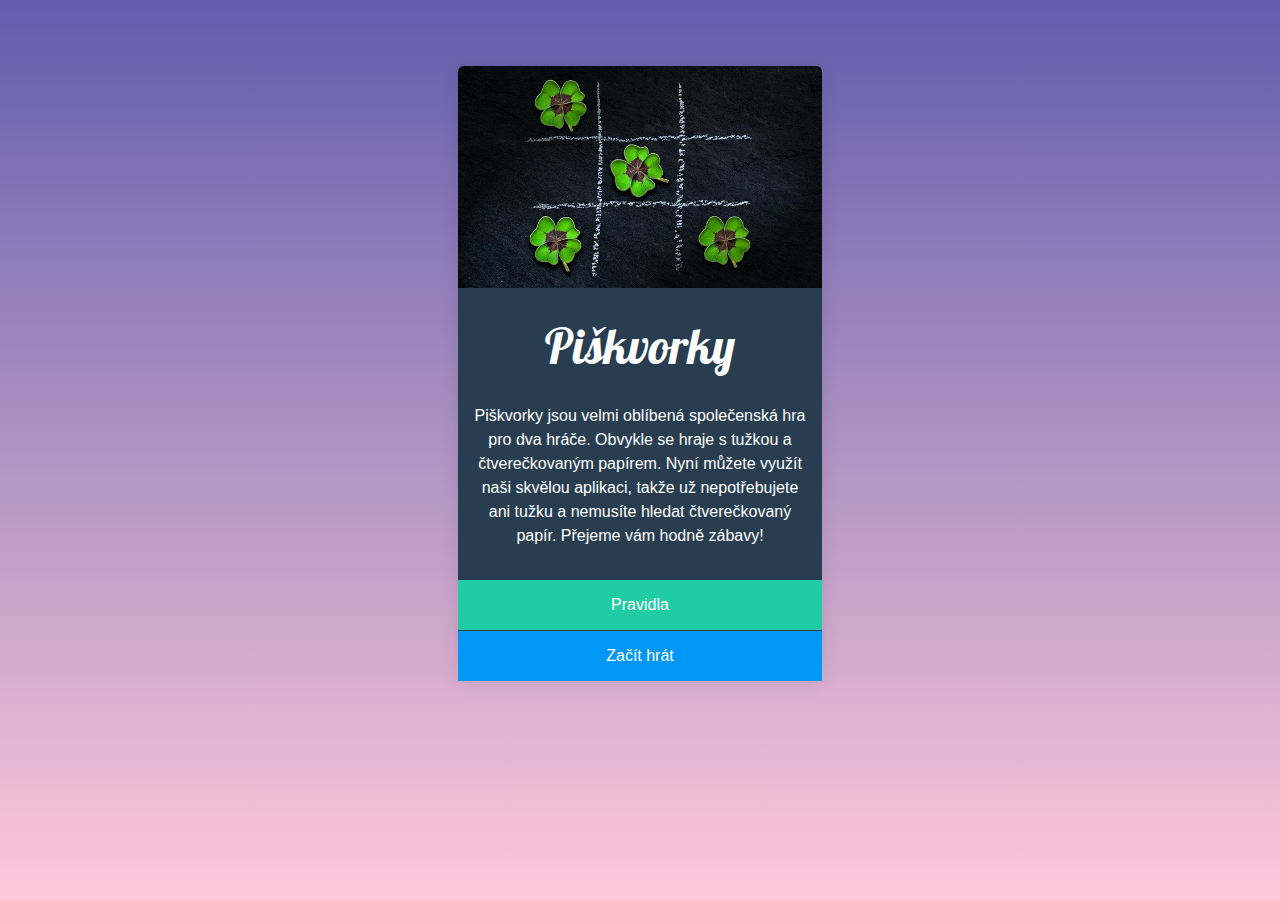
<file: index.html>
<!DOCTYPE html>
<html lang="cs">
	<head>
		<meta charset="UTF-8" />
		<meta name="viewport" content="width=device-width, initial-scale=1.0" />
		<title>Piškvorky</title>
		<link rel="stylesheet" href="style.css" />
	</head>
	<body>
		<div class="intro">
			<img
				class="intro__hero"
				src="images/hero.jpg"
				width="640"
				height="390"
				alt=""
			/>
			<h1 class="intro__title">Piškvorky</h1>
			<p class="intro__text">
				Piškvorky jsou velmi oblíbená společenská hra pro dva hráče. Obvykle se
				hraje s tužkou a čtverečkovaným papírem. Nyní můžete využít naši skvělou
				aplikaci, takže už nepotřebujete ani tužku a nemusíte hledat
				čtverečkovaný papír. Přejeme vám hodně zábavy!
			</p>
			<a class="intro__action" href="pravidla.html">Pravidla</a>
			<a class="intro__action" href="hra.html">Začít hrát</a>
		</div>
	</body>
</html>
</file>
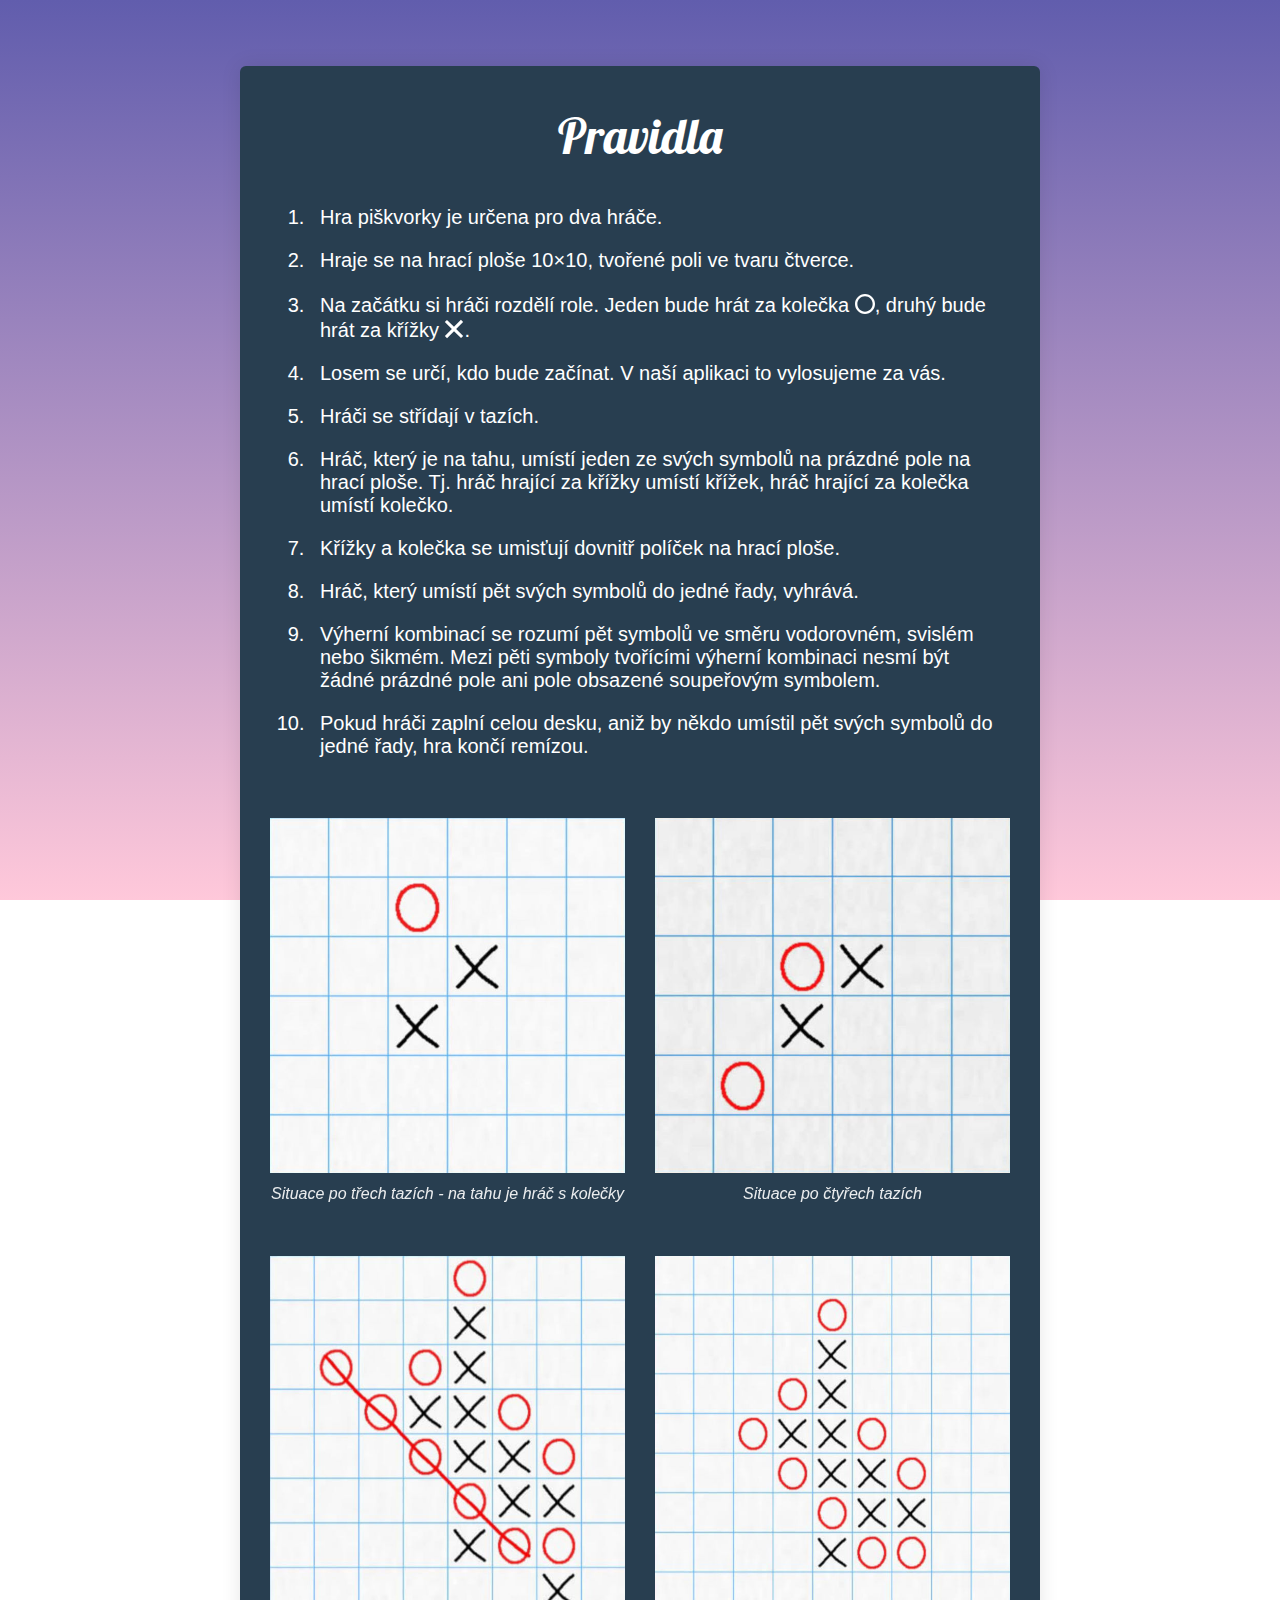
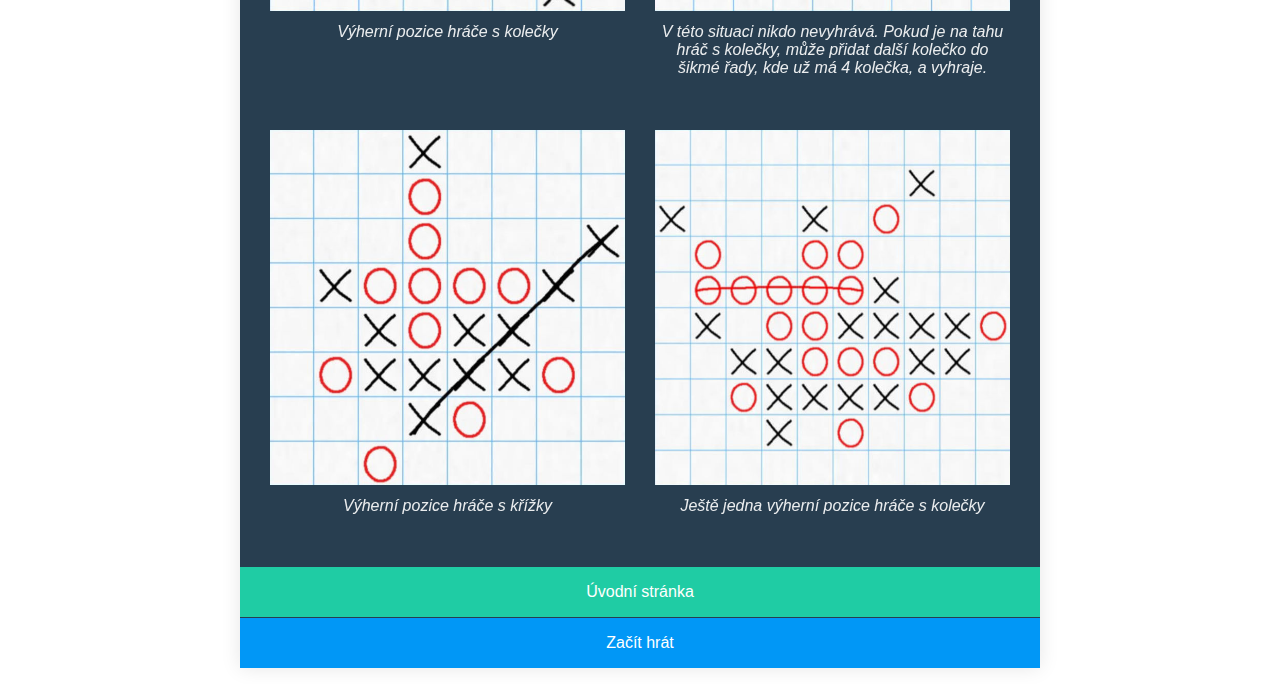
<file: pravidla.html>
<!DOCTYPE html>
<html lang="cs">
	<head>
		<meta charset="UTF-8" />
		<meta name="viewport" content="width=device-width, initial-scale=1.0" />
		<title>Pravidla | Piškvorky</title>
		<link rel="stylesheet" href="style.css" />
	</head>
	<body>
		<div class="rules">
			<h1 class="rules__title">Pravidla</h1>
			<div class="rules__body">
				<ol class="rules__items">
					<li class="rules__item">Hra piškvorky je určena pro dva hráče.</li>
					<li class="rules__item">
						Hraje se na hrací ploše 10×10, tvořené poli ve tvaru čtverce.
					</li>
					<li class="rules__item">
						Na začátku si hráči rozdělí role. Jeden bude hrát za kolečka
						<img
							src="images/circle.svg"
							width="24"
							height="24"
							alt="symbol kolečka"
						/>, druhý bude hrát za křížky
						<img
							src="images/cross.svg"
							width="24"
							height="24"
							alt="symbol křížku"
						/>.
					</li>
					<li class="rules__item">
						Losem se určí, kdo bude začínat. V naší aplikaci to vylosujeme za
						vás.
					</li>
					<li class="rules__item">Hráči se střídají v tazích.</li>
					<li class="rules__item">
						Hráč, který je na tahu, umístí jeden ze svých symbolů na prázdné
						pole na hrací ploše. Tj. hráč hrající za křížky umístí křížek, hráč
						hrající za kolečka umístí kolečko.
					</li>
					<li class="rules__item">
						Křížky a kolečka se umisťují dovnitř políček na hrací ploše.
					</li>
					<li class="rules__item">
						Hráč, který umístí pět svých symbolů do jedné řady, vyhrává.
					</li>
					<li class="rules__item">
						Výherní kombinací se rozumí pět symbolů ve směru vodorovném, svislém
						nebo šikmém. Mezi pěti symboly tvořícími výherní kombinaci nesmí být
						žádné prázdné pole ani pole obsazené soupeřovým symbolem.
					</li>
					<li class="rules__item">
						Pokud hráči zaplní celou desku, aniž by někdo umístil pět svých
						symbolů do jedné řady, hra končí remízou.
					</li>
				</ol>
				<div class="rules__figures">
					<figure class="rules__figure">
						<img
							src="images/instructions-01.jpg"
							width="690"
							height="690"
							alt=""
						/>
						<figcaption>
							Situace po třech tazích - na tahu je hráč s kolečky
						</figcaption>
					</figure>
					<figure class="rules__figure">
						<img
							src="images/instructions-02.jpg"
							width="690"
							height="690"
							alt=""
						/>
						<figcaption>Situace po čtyřech tazích</figcaption>
					</figure>
					<figure class="rules__figure">
						<img
							src="images/instructions-03.jpg"
							width="690"
							height="690"
							alt=""
						/>
						<figcaption>Výherní pozice hráče s kolečky</figcaption>
					</figure>
					<figure class="rules__figure">
						<img
							src="images/instructions-04.jpg"
							width="690"
							height="690"
							alt=""
						/>
						<figcaption>
							V této situaci nikdo nevyhrává. Pokud je na tahu hráč s kolečky,
							může přidat další kolečko do šikmé řady, kde už má 4 kolečka, a
							vyhraje.
						</figcaption>
					</figure>
					<figure class="rules__figure">
						<img
							src="images/instructions-05.jpg"
							width="690"
							height="690"
							alt=""
						/>
						<figcaption>Výherní pozice hráče s křížky</figcaption>
					</figure>
					<figure class="rules__figure">
						<img
							src="images/instructions-06.jpg"
							width="690"
							height="690"
							alt=""
						/>
						<figcaption>Ještě jedna výherní pozice hráče s kolečky</figcaption>
					</figure>
				</div>
			</div>
			<div class="rules__actions">
				<a class="intro__action" href="index.html">Úvodní stránka</a>
				<a class="intro__action" href="hra.html">Začít hrát</a>
			</div>
		</div>
	</body>
</html>
</file>
<file: style.css>
@import url('https://fonts.googleapis.com/css2?family=Lobster');

*,
*::before,
*::after {
	box-sizing: border-box;
}

body {
	--color-1: #283e50;
	--color-2: #0197f6;
	--color-3: #1fcca4;
	--color-2-active: #0090e9;
	--color-3-active: #1cbb96;
	font-family: sans-serif;
	min-height: 100vh;
	padding: 1em;
	margin: 0;
	background-image: linear-gradient(to top, #ffc8da, #615dad);
	background-attachment: fixed;
	color: #ffffff;
}

.intro,
.rules {
	color: #ffffff;
	background-color: var(--color-1);
	border-top-left-radius: 6px;
	border-top-right-radius: 6px;
	box-shadow: 0 0 20px rgba(0, 0, 0, 0.1);
	margin: 50px auto 0;
}

.intro {
	max-width: 364px;
	text-align: center;
	position: relative;
	overflow: hidden;
}

.intro__hero {
	width: 100%;
	height: auto;
}

.intro__title {
	margin: 0;
	padding: 0.5em 0.25em 0.25em;
	font-size: 3em;
	font-family: 'Lobster', cursive;
	font-weight: normal;
}

.intro__text {
	padding: 1em 1em 2em;
	margin: 0;
	line-height: 1.5;
}

.intro__action {
	background-color: var(--color-3);
	display: block;
	color: #ffffff;
	text-decoration: none;
	padding: 1em;
}

.intro__action:hover,
.intro__action:focus {
	background-color: var(--color-3-active);
}

.intro__action + .intro__action {
	margin-top: 1px;
	background-color: var(--color-2);
}

.intro__action + .intro__action:hover,
.intro__action + .intro__action:focus {
	background-color: var(--color-2-active);
}

.board {
	display: flex;
	flex-wrap: wrap;
	border: 1px solid var(--color-1);
	background-color: rgba(255, 255, 255, 0.4);
	max-width: 80vmin;
	margin: 0 auto;
	box-shadow: 0 0 10px rgba(0, 0, 0, 0.2);
}

@keyframes pop-in--board__field {
	0% {
		transform: scale(0);
	}
}

.board__field {
	width: 10%;
	display: block;
	padding: 0;
	border: 1px solid var(--color-1);
	background-color: transparent;
	position: relative;
}

.board__field:enabled:hover,
.board__field:enabled:focus {
	background-color: rgba(255, 255, 255, 0.2);
	cursor: pointer;
}

.board__field::after {
	content: '';
	position: absolute;
	top: 17%;
	left: 17%;
	right: 17%;
	bottom: 17%;
	background-size: contain;
	background-repeat: no-repeat;
	background-position: center;
}

.board__field--cross::after,
.board__field--circle::after {
	animation: pop-in--board__field 0.15s cubic-bezier(0.75, 0.73, 0.9, 1.4);
}

.board__field--cross,
.board__field--circle {
	cursor: default;
}

.board__field::before {
	content: '';
	display: block;
	padding-top: 100%;
}

.board__field--highlighted {
	background-color: #ffffff;
}

.current-player {
	font-size: 1.5em;
	text-transform: uppercase;
	font-weight: bold;
}

.current-player__symbol {
	display: inline-block;
	width: 1em;
	height: 1em;
	background-size: cover;
	margin-bottom: -3px;
	filter: invert(100%);
}

.board__field--cross::after,
.current-player__symbol--cross {
	background-image: url('images/cross.svg');
}

.board__field--circle::after,
.current-player__symbol--circle {
	background-image: url('images/circle.svg');
}

.game-header {
	text-align: center;
}

.game-header__title {
	margin: 0 0 20px;
	font-size: 4em;
	font-family: 'Lobster', cursive;
	font-weight: normal;
}

.game-header__info {
	display: flex;
	align-items: center;
	justify-content: space-between;
	max-width: 80vmin;
	margin: 0 auto 20px;
}

.controls {
	display: flex;
}

.controls__home,
.controls__restart {
	background-color: var(--color-3);
	color: #ffffff;
	text-decoration: none;
	padding: 0.5em;
	border-radius: 4px;
}

.controls__restart {
	margin-left: 0.5em;
	background-color: var(--color-2);
}

.controls__home:hover,
.controls__home:focus {
	background-color: var(--color-3-active);
}

.controls__restart:hover,
.controls__restart:focus {
	background-color: var(--color-2-active);
}

.rules {
	max-width: 800px;
	padding: 30px;
}

.rules__actions {
	margin: 0 -30px -30px;
	text-align: center;
}

.rules__title {
	margin: 0;
	padding: 0.2em 0 0.3em;
	font-size: 3em;
	font-family: 'Lobster', cursive;
	font-weight: normal;
	text-align: center;
}

.rules__figure {
	margin: 40px 0;
}

.rules__figure img {
	width: 100%;
	height: auto;
}

.rules__figure figcaption {
	font-style: italic;
	margin: 0.5em 0 0.8em;
	text-align: center;
	opacity: 0.9;
}

.rules__item {
	padding: 0.5em;
}

.rules__item img {
	position: relative;
	top: 0.1em;
	width: 1em;
	height: 1em;
	filter: invert(100%);
}

@media (min-width: 700px) {
	.rules__item {
		font-size: 1.25em;
	}

	.rules__figures {
		margin-top: 50px;
		margin-left: -15px;
		margin-right: -15px;
		display: flex;
		flex-wrap: wrap;
	}

	.rules__figure {
		margin-left: 15px;
		margin-right: 15px;
		flex-basis: 35%;
		flex-grow: 1;
		margin-top: 0;
	}
}
</file>
